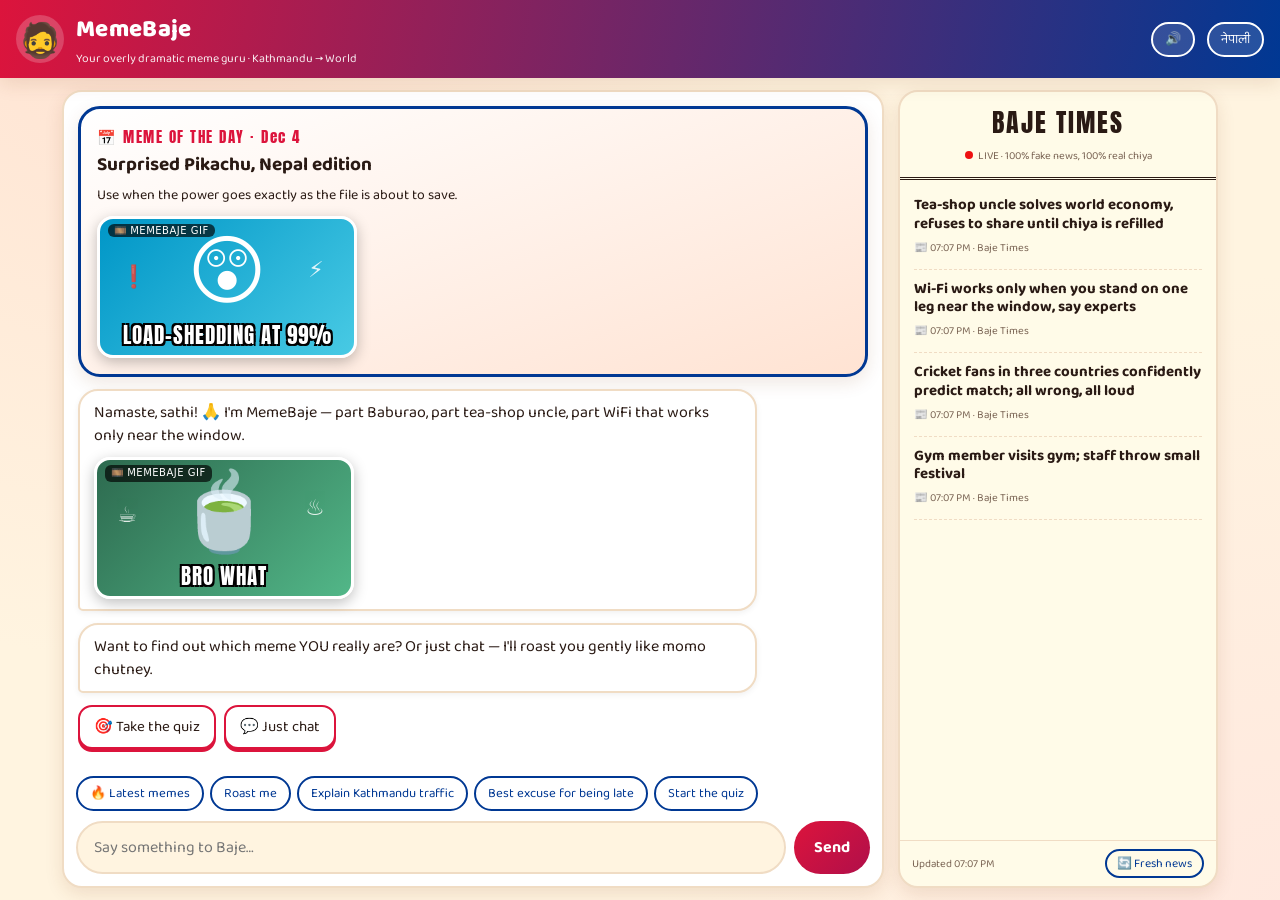
<file: index.html>
<!DOCTYPE html>
<html lang="en">
<head>
<meta charset="utf-8">
<meta name="viewport" content="width=device-width, initial-scale=1, viewport-fit=cover">
<title>MemeBaje – Which Meme Are You?</title>
<link href="https://fonts.googleapis.com/css2?family=Anton&family=Baloo+2:wght@500;700;800&family=Noto+Sans+Devanagari:wght@400;600&display=swap" rel="stylesheet">
<style>
:root{--bg:#fff4e0;--bg2:#ffe3d3;--card:#ffffff;--ink:#2a1a14;--soft:#7a6454;--bot:#ffffff;--me1:#dc143c;--me2:#b00f4a;--blue:#003893;--line:#f0dcc4;--news:#fffbe8;--shadow:0 6px 18px rgba(120,60,20,.12);box-sizing:border-box;padding-top:env(safe-area-inset-top,0px);padding-bottom:env(safe-area-inset-bottom,0px)}
@media (prefers-color-scheme:dark){:root:not([data-theme="light"]){--bg:#17110d;--bg2:#241624;--card:#261d17;--ink:#f7ecdf;--soft:#b9a591;--bot:#2d231b;--line:#3d3027;--news:#2b2416;--shadow:0 6px 18px rgba(0,0,0,.4)}}
:root[data-theme="dark"]{--bg:#17110d;--bg2:#241624;--card:#261d17;--ink:#f7ecdf;--soft:#b9a591;--bot:#2d231b;--line:#3d3027;--news:#2b2416;--shadow:0 6px 18px rgba(0,0,0,.4)}
*{box-sizing:border-box}
html,body{height:100%;margin:0}
body{background:radial-gradient(circle at 10% 0%,var(--bg2),transparent 45%),radial-gradient(circle at 100% 100%,#ffd1dc55,transparent 40%),var(--bg);color:var(--ink);font-family:"Baloo 2","Noto Sans Devanagari",system-ui,-apple-system,"Segoe UI",sans-serif;display:flex;flex-direction:column;overflow:hidden}
header{display:flex;align-items:center;gap:12px;padding:10px 16px;background:linear-gradient(100deg,var(--me1),var(--blue));color:#fff;box-shadow:var(--shadow);position:relative;z-index:2}
header .av{font-size:34px;background:#fff3;border-radius:50%;width:48px;height:48px;display:grid;place-items:center;animation:wob 3s ease-in-out infinite}
header h1{margin:0;font-size:24px;font-weight:800;letter-spacing:.3px}
header p{margin:0;font-size:12px;opacity:.9}
.chip{border:2px solid currentColor;background:transparent;color:inherit;border-radius:999px;padding:5px 12px;font:inherit;font-size:13px;cursor:pointer}
header .chip{color:#fff;background:#ffffff22}
header .chip:hover{background:#fff;color:var(--me1)}
.wrap{flex:1;display:grid;grid-template-columns:1fr 320px;gap:14px;padding:12px;min-height:0;max-width:1180px;width:100%;margin:0 auto}
.chatbox{display:flex;flex-direction:column;min-height:0;background:var(--card);border-radius:20px;box-shadow:var(--shadow);overflow:hidden;border:2px solid var(--line)}
#chat{flex:1;overflow-y:auto;padding:14px;display:flex;flex-direction:column;gap:12px;scroll-behavior:smooth}
.m{max-width:86%;padding:10px 14px;border-radius:20px;line-height:1.45;white-space:pre-wrap;word-wrap:break-word;font-size:16px;animation:in .25s ease-out;box-shadow:0 2px 6px rgba(0,0,0,.06)}
.bot{background:var(--bot);border:2px solid var(--line);align-self:flex-start;border-bottom-left-radius:5px}
.me{background:linear-gradient(135deg,var(--me1),var(--me2));color:#fff;align-self:flex-end;border-bottom-right-radius:5px}
.dots span{display:inline-block;width:8px;height:8px;margin:0 2px;border-radius:50%;background:var(--soft);animation:dot 1s infinite}
.dots span:nth-child(2){animation-delay:.15s}.dots span:nth-child(3){animation-delay:.3s}
.opts{display:flex;flex-wrap:wrap;gap:8px;align-self:flex-start;max-width:95%;animation:in .3s}
.opts button{border:2px solid var(--me1);background:var(--card);color:var(--ink);border-radius:14px;padding:8px 14px;font:inherit;font-size:15px;cursor:pointer;box-shadow:0 3px 0 var(--me1);transition:transform .08s}
.opts button:hover{background:var(--me1);color:#fff}
.opts button:active{transform:translateY(3px);box-shadow:none}
.res{background:linear-gradient(160deg,var(--card),var(--bg2));border:3px solid var(--me1);border-radius:22px;padding:16px;align-self:stretch;box-shadow:var(--shadow);animation:in .4s}
.res .big{font-size:70px;text-align:center;animation:bounce 1.2s infinite}
.res h2{margin:2px 0;text-align:center;font-size:26px}
.bar{height:10px;border-radius:6px;background:var(--line);margin:3px 0 8px;overflow:hidden}
.bar i{display:block;height:100%;background:linear-gradient(90deg,var(--me1),var(--blue));border-radius:6px}
.row{font-size:13px;display:flex;justify-content:space-between}
.gif{position:relative;margin-top:10px;border-radius:16px;overflow:hidden;padding:16px 10px 8px;text-align:center;width:min(260px,100%);color:#fff;border:3px solid #fff;box-shadow:0 4px 14px rgba(0,0,0,.25)}
.gif .em{font-size:76px;line-height:1.1;display:inline-block}
.gif .sp{position:absolute;font-size:22px;opacity:.85;animation:float 2.4s ease-in-out infinite}
.gif .cap{font-family:Anton,Impact,sans-serif;font-size:21px;letter-spacing:1px;text-transform:uppercase;line-height:1.15;margin-top:4px;color:#fff;text-shadow:2px 2px 0 #000,-2px -2px 0 #000,2px -2px 0 #000,-2px 2px 0 #000}
.gif .tag{position:absolute;top:5px;left:8px;font-size:10px;font-family:system-ui;background:#000a;padding:1px 6px;border-radius:6px;letter-spacing:.5px}
.motd{border-color:var(--blue)}.motd .hd{font-family:Anton,Impact,sans-serif;letter-spacing:1.5px;color:var(--me1);font-size:15px}.motd h3{margin:2px 0 4px;font-size:19px}
.chips{display:flex;gap:6px;flex-wrap:wrap;padding:8px 12px 0}
.chips .chip{color:var(--blue);border-color:var(--blue);font-size:13px}
.chips .chip:hover{background:var(--blue);color:#fff}
@media (prefers-color-scheme:dark){:root:not([data-theme="light"]) .chips .chip{color:#9bb8ff;border-color:#9bb8ff}}
form{display:flex;gap:8px;padding:10px 12px 12px}
input{flex:1;padding:12px 16px;border-radius:999px;border:2px solid var(--line);background:var(--bg);color:var(--ink);font:inherit;font-size:16px;min-width:0;outline:none}
input:focus{border-color:var(--me1)}
.send{background:linear-gradient(135deg,var(--me1),var(--me2));color:#fff;border:0;border-radius:999px;padding:0 20px;font:inherit;font-size:16px;font-weight:700;cursor:pointer}
/* news */
aside{display:flex;flex-direction:column;min-height:0;background:var(--news);border:2px solid var(--line);border-radius:20px;box-shadow:var(--shadow);overflow:hidden}
.mast{padding:10px 14px;border-bottom:3px double var(--ink);text-align:center}
.mast h3{margin:0;font-family:Anton,Impact,serif;font-size:26px;letter-spacing:2px;font-weight:400}
.mast small{font-size:11px;color:var(--soft)}
.live{display:inline-block;width:8px;height:8px;border-radius:50%;background:#e11;margin-right:5px;animation:pulse 1s infinite}
#news{flex:1;overflow-y:auto;padding:6px 14px}
.n{padding:10px 0;border-bottom:1px dashed var(--line);animation:in .5s}
.n:first-child{animation:flash 1.2s}
.n b{display:block;font-size:15px;line-height:1.25}
.n small{color:var(--soft);font-size:11px}
.nf{padding:8px 12px;border-top:1px solid var(--line);display:flex;justify-content:space-between;align-items:center;font-size:11px;color:var(--soft)}
.nf .chip{color:var(--blue);border-color:var(--blue);font-size:12px;padding:3px 10px}
@media (max-width:860px){.wrap{grid-template-columns:1fr;grid-template-rows:auto 1fr;padding:8px;gap:8px}aside{max-height:96px;cursor:pointer}aside.open{max-height:55vh}.mast{padding:4px 10px}.mast h3{font-size:18px}.mast small{display:none}header h1{font-size:20px}header p{display:none}.m{max-width:92%}}
@keyframes in{from{opacity:0;transform:translateY(8px)}to{opacity:1;transform:none}}
@keyframes dot{0%,100%{transform:translateY(0)}50%{transform:translateY(-6px)}}
@keyframes wob{0%,100%{transform:rotate(-8deg)}50%{transform:rotate(8deg)}}
@keyframes shake{0%,100%{transform:translateX(0)}20%{transform:translateX(-8px) rotate(-6deg)}40%{transform:translateX(8px) rotate(6deg)}60%{transform:translateX(-6px)}80%{transform:translateX(6px)}}
@keyframes pulse{0%,100%{transform:scale(1)}50%{transform:scale(1.25)}}
@keyframes bounce{0%,100%{transform:translateY(0)}50%{transform:translateY(-14px)}}
@keyframes pop{0%,60%,100%{transform:scale(1)}30%{transform:scale(1.4)}}
@keyframes wobble{0%,100%{transform:rotate(-12deg)}50%{transform:rotate(12deg)}}
@keyframes spin{0%{transform:rotate(0)}70%,100%{transform:rotate(360deg)}}
@keyframes swing{0%,100%{transform:translateX(-12px) rotate(-6deg)}50%{transform:translateX(12px) rotate(6deg)}}
@keyframes float{0%,100%{transform:translateY(0)}50%{transform:translateY(-10px)}}
@keyframes dance{0%{transform:translate(-10px,0) rotate(-10deg)}25%{transform:translate(0,-12px) rotate(0)}50%{transform:translate(10px,0) rotate(10deg)}75%{transform:translate(0,-12px) rotate(0)}100%{transform:translate(-10px,0) rotate(-10deg)}}
@keyframes clap{0%,100%{transform:scale(1) rotate(0)}25%{transform:scale(1.25) rotate(-8deg)}50%{transform:scale(.9)}75%{transform:scale(1.25) rotate(8deg)}}
@keyframes flash{0%{background:#ffe066aa}100%{background:transparent}}
@media (prefers-reduced-motion:reduce){*{animation:none!important}}
</style>
</head>
<body>
<header><div class="av">🧔</div><div style="flex:1"><h1>MemeBaje</h1><p>Your overly dramatic meme guru · Kathmandu → World</p></div><button class="chip" id="snd" title="Sound on/off">🔊</button><button class="chip" id="lang">नेपाली</button></header>
<div class="wrap">
 <div class="chatbox">
  <div id="chat"></div>
  <div class="chips" id="chips"></div>
  <form id="f"><input id="inp" placeholder="Say something to Baje…" autocomplete="off"><button class="send" type="submit">Send</button></form>
 </div>
 <aside id="side">
  <div class="mast"><h3>BAJE TIMES</h3><small><span class="live"></span>LIVE · 100% fake news, 100% real chiya</small></div>
  <div id="news"></div>
  <div class="nf"><span id="upd">Fresh headline every few seconds</span><button class="chip" id="fresh">🔄 Fresh news</button></div>
 </aside>
</div>

<script>
const CH={
 baburao:{e:"👓",n:"Baburao Energy",d:"You're loud, stressed, and somehow always right. You've screamed 'yeh mera style hai' at a printer. Tea-shop uncles bow to you."},
 jetha:{e:"🧑‍💼",n:"Jethalal Mode",d:"Charming, chaotic, and in constant trouble because of one small lie that grew legs. Your WhatsApp family group fears you."},
 distract:{e:"👀",n:"Distracted Boyfriend",d:"You open 14 tabs, start 6 hobbies, and look at the new thing while the old thing watches you in disbelief."},
 chad:{e:"🗿",n:"Gigachad",d:"Calm. Silent. Jawline visible from Pashupatinath. You reply 'ok' and somehow win the argument."},
 pikachu:{e:"😲",n:"Surprised Pikachu",d:"You skip studying for exams and then act shocked when exams happen. Pure, innocent, unbothered chaos."},
 dai:{e:"🍵",n:"Tea-Shop Dai",d:"You have opinions on politics, football, and your neighbour's kid's marks, all delivered over one glass of chiya. Nobody asked. Everybody listened."},
 momo:{e:"🥟",n:"Momo Maniac",d:"Your love language is 'steam or fried?'. You judge people by their achar and would cross Ring Road in a monsoon for a 10-plate."},
 penguin:{e:"🐧",n:"Nihilist Penguin",d:"You stare into the void, the void stares back, and you both go 'eh, whatever'. Peak 2026 energy: marching toward the mountains alone."},
 fine:{e:"🔥",n:"This Is Fine Dog",d:"Load-shedding? Fine. Traffic at Koteshwor? Fine. Wallet empty? Fine. Everything is on fire, and you're sipping chiya."}
};
const Q=[
 {q:"It's 11 PM. Exam tomorrow. Your move?",a:[["Panic, then scream at the book",{baburao:2}],["Open 'just one reel'... it's 3 AM",{distract:2,pikachu:1}],["Sleep. Trust the vibes.",{chad:2,fine:1}],["Make a fake excuse already",{jetha:2}]]},
 {q:"Traffic jam at Ring Road. A cow is vibing in the middle.",a:[["Honk 400 times",{baburao:2}],["Order momo online while stuck",{fine:2,distract:1}],["Take a shortcut through a gali, regret it",{jetha:2,pikachu:1}],["Stare. Cow respects you.",{chad:2}]]},
 {q:"Your phone says 2% battery and load-shedding starts.",a:[["'Sab theek hai' (cries)",{fine:2}],["Borrow charger, lose it",{jetha:1,distract:1}],["Shocked: 'It was 50% a minute ago!'",{pikachu:2}],["Go outside and talk to humans",{chad:2}]]},
 {q:"Group chat is in a fight about cricket. Nepal vs India vs USA!",a:[["Send 17 memes in 3 minutes",{distract:2,jetha:1}],["Write a legendary 12-paragraph reply",{baburao:2}],["Send one gif. Mic drop.",{chad:2}],["Leave group, rejoin, act confused",{pikachu:2,fine:1}]]},
 {q:"Dream job?",a:[["Boss of my own tea shop",{baburao:1,chad:1}],["Anything with free snacks",{pikachu:1,fine:2}],["Influencer. Not sure of what.",{distract:2,jetha:1}],["Minister. Sorry, no pressure.",{jetha:2,baburao:1}]]},
 {q:"Friend says 'let's grab something quick'. You think...",a:[["Momo. Obviously. Always.",{momo:3}],["Chiya and 3 hours of gossip",{dai:3}],["Why do we even eat... but okay",{penguin:2,fine:1}],["Whatever the group picks, I'll complain later",{distract:1,jetha:1}]]},
 {q:"Someone posts a hot take online. You...",a:[["Reply with a 9-paragraph essay",{dai:2,baburao:1}],["Screenshot it for the group chat",{distract:1,jetha:1}],["Stare at the screen, close the app, walk off",{penguin:3}],["Post 'Momo is better' and vanish",{momo:2,chad:1}]]},
 {q:"Your superpower is...",a:[["Never being on time",{pikachu:1,jetha:1}],["Staying calm in total disaster",{fine:2,chad:1}],["Starting fights over tea",{baburao:2,dai:1}],["Ignoring work for something shinier",{distract:2}]]}
];
const TREND=[
 ["🐧","Nihilist Penguin","The lone penguin walking toward the mountains went huge in early 2026. Use for: Monday mornings, deadlines, 'what even is a career'."],
 ["🎤","Bad Bunny halftime memes","Super Bowl season gave us a flood of reaction edits. Use for: arriving somewhere you were NOT invited, dancing."],
 ["🧟","Stranger Things S5 farewell","The final season (Dec 2025) kept the 'Upside Down' jokes going. Use for: your sleep schedule and Kathmandu dust."],
 ["❄️","Mariah 'defrosting' meme","Comes back every November. Use for: the day Kathmandu mornings turn cold."],
 ["🎬","Hannah Montana 20th anniversary","Nostalgia wave in March 2026. Use for: 'my childhood is now old' posts."],
 ["🏏","Evergreen: IPL & cricket banter","Nepal vs India vs USA debates always return, usually at 11 PM in the group chat."],
 ["🚦","Evergreen: traffic, load-shedding, tea","Kathmandu rush-hour is basically a speedrun in patience."]
];
/* animated meme stickers: key -> [emoji, animation, color1, color2, sparkles] */
const R={
 facepalm:["🤦","shake","#6a5acd","#8e7cf0","😩💥"],mindblown:["🤯","pulse","#ff7a18","#e8590c","✨💫"],laugh:["😂","bounce","#ff4d6d","#ff8e3c","🤣😆"],
 shock:["😲","pop","#0096c7","#48cae4","❗⚡"],tea:["🍵","wobble","#2d6a4f","#52b788","☕♨️"],fire:["🔥","pulse","#c1121f","#ff6b35","💥🌶️"],
 cry:["😭","shake","#3a0ca3","#4895ef","💧💧"],cool:["😎","swing","#1b1b3a","#693668","🕶️✨"],think:["🤔","wobble","#7b2cbf","#c77dff","💭❓"],
 dance:["🕺","dance","#f72585","#ff9e00","🎶🪩"],sleep:["😴","float","#264653","#2a9d8f","💤🌙"],clap:["👏","clap","#e76f51","#f4a261","🎉✨"],
 eyeroll:["🙄","spin","#5f0f40","#9a031e","😒💅"],momo:["🥟","bounce","#f77f00","#e85d04","😋🌶️"]
};
const RK=Object.keys(R);
const CAPS=["WHEN THE WIFI WORKS","BRO WHAT","ME AT 3 AM","THIS IS FINE","SAB THEEK HAI","NEPALI TIME LOADING","CHIYA FIRST. THEN LIFE","NO ONE: ABSOLUTELY NO ONE"];
const FALL=[
 "Hmm, big brain question. My brain buffered like Nepali internet at 8 PM. Try again, bro. 📶",
 "I'd answer, but I'm busy being a legend. Ask me later, or ask about memes! 😎",
 "That's deep. Even Baburao would say 'Utha le re baba' and walk away. 🏃",
 "Sorry, my AI is on load-shedding right now. Back in 2 hours (Nepali time = 5). 🔌",
 "Bro. Bro. BRO. Just take the quiz, it's more fun than my answer. 🎯"
];
const FALL_NE=[
 "ल मेरो दिमाग त नेपाली इन्टरनेट जस्तै बफर भयो! 📶 अर्को पटक सोध है।",
 "यो प्रश्नको जवाफ दिन म अहिले बिजी छु — चिया खाँदै छु। ☕ मिम बारे सोध न!",
 "ए साथी, क्विज खेल न, मेरो जवाफभन्दा रमाइलो छ। 🎯"
];
const NEWS=[
 "Kathmandu man arrives on time; relatives demand DNA test",
 "Local cow appointed Ring Road traffic officer; compliance hits 100%, fines remain zero",
 "Load-shedding schedule now announced by 'vibes'; accuracy still zero",
 "Momo shop adds 'spicy level: tell my mother'; customers cry in 4 languages",
 "Study finds 9 out of 10 'two minutes' in Nepal are actually 40 minutes",
 "Tea-shop uncle solves world economy, refuses to share until chiya is refilled",
 "Cricket fans in three countries confidently predict match; all wrong, all loud",
 "Gym member visits gym; staff throw small festival",
 "Pigeon at Basantapur wins biscuit-rights debate with tourist",
 "Wi-Fi works only when you stand on one leg near the window, say experts",
 "Phone at 1% survives 3 more hours out of pure spite",
 "Penguin walking toward mountains forgets why, keeps walking anyway",
 "Group chat 'quick call?' enters its third hour",
 "Exam-eve motivation arrives at 3 AM, uninvited and fully charged",
 "Dal bhat declared national power source; 24-hour power cut still can't stop it",
 "Scientists confirm 'Nepali time' is a fourth dimension",
 "Uncle's WhatsApp 'Good Morning' image reaches 4,000 relatives before sunrise",
 "Man says 'just one more reel'; sun rises in protest"
];
const SYS=`You are MemeBaje, a hilarious, warm, over-dramatic Nepali meme guru chatbot. Reply in short (max 70 words), funny, playful English with light Nepali/Hindi flavor (dai, sathi, ta, yaar, chiya, momo, load-shedding, Kathmandu traffic). Reference memes and pop culture from Nepal, India (Hera Pheri, Jethalal, IPL, Bollywood) and USA/global (Drake, Distracted Boyfriend, Gigachad, This Is Fine, Surprised Pikachu, Nihilist Penguin). Be roasty but kind. Never mock religion, caste, ethnicity, or politicians, and never be hateful. If asked something serious, give a genuinely useful answer first, then add a joke. Use 1-3 emojis. Occasionally suggest the "Which Meme Are You?" quiz. Never quote copyrighted lyrics or scripts. Your meme knowledge is from before mid-2026; if unsure a meme is current, say so with a joke.
END EVERY reply with one reaction-GIF tag on its own last line, exactly like: [[GIF: key | SHORT CAPS ENGLISH CAPTION]] where key is one of: ${Object.keys(R).join(", ")}. The caption is max 6 words, meme style, matching your joke.`;
const sysFor=()=>SYS+(NE?"\nIMPORTANT: Write the reply text in Nepali (Devanagari script), casual and funny, with a few English meme words. The GIF tag stays in English.":"");

const chat=document.getElementById('chat'),inp=document.getElementById('inp'),chips=document.getElementById('chips'),newsEl=document.getElementById('news');
let hist=[],sample=null,busy=false,qi=0,score={},NE=false,aiOK=false;
let snd=true,ac=null,touched=false;
['pointerdown','keydown'].forEach(ev=>addEventListener(ev,()=>{touched=true},{once:true}));
const SND={laugh:[[600,.07],[800,.07],[600,.07],[900,.12]],facepalm:[[300,.15,'sawtooth'],[200,.3,'sawtooth']],mindblown:[[200,.05],[400,.05],[800,.05],[1600,.2]],shock:[[1200,.08],[1500,.25,'triangle']],tea:[[500,.12,'sine'],[400,.18,'sine']],fire:[[150,.1,'sawtooth'],[250,.1,'sawtooth'],[400,.18,'sawtooth']],cry:[[500,.18,'sine'],[420,.18,'sine'],[330,.3,'sine']],cool:[[392,.12,'triangle'],[523,.12,'triangle'],[659,.25,'triangle']],think:[[440,.2,'sine'],[440,.1,'sine'],[554,.25,'sine']],dance:[[523,.1],[659,.1],[784,.1],[659,.1],[784,.1],[1047,.2]],sleep:[[300,.3,'sine'],[250,.4,'sine']],clap:[[900,.04,'square'],[0.01,.06],[900,.04,'square'],[0.01,.06],[900,.04,'square']],eyeroll:[[300,.12],[400,.12],[500,.12],[400,.12]],momo:[[660,.08],[880,.08],[660,.08],[990,.15]]};
function ctx(){try{ac=ac||new (window.AudioContext||window.webkitAudioContext)();if(ac.state==='suspended')ac.resume()}catch(e){}return ac}
function play(key){
 if(!snd||!touched)return;const a=ctx();if(!a)return;
 let t=a.currentTime+.02;
 (SND[key]||[[500,.1],[700,.15]]).forEach(([f,d,ty])=>{const o=a.createOscillator(),g=a.createGain();o.type=ty||'square';o.frequency.setValueAtTime(f,t);g.gain.setValueAtTime(.0001,t);g.gain.exponentialRampToValueAtTime(.1,t+.01);g.gain.exponentialRampToValueAtTime(.0001,t+d);o.connect(g);g.connect(a.destination);o.start(t);o.stop(t+d+.02);t+=d});
}
const MOTD=[
 ["tea","CHIYA FIRST. THEN LIFE","Tea-Shop Philosopher","Use when someone asks 'quick meeting?' before your first glass of chiya."],
 ["shock","LOAD-SHEDDING AT 99%","Surprised Pikachu, Nepal edition","Use when the power goes exactly as the file is about to save."],
 ["fire","THIS IS FINE","The classic dog in flames","Use for: exams tomorrow, wallet empty, traffic at Koteshwor."],
 ["dance","SALARY CREDITED","Dancing at month start","Use for the 1st of the month. Lasts about 40 minutes."],
 ["sleep","NEPALI TIME LOADING","The eternal wait","Use when the event starts at 10 and 'everyone is on the way'."],
 ["facepalm","BRO, 2 MINUTES?","Facepalm","Use when someone says 'two minutes' and means 40."],
 ["cool","BOSS ENTERED THE CHAT","Gigachad energy","Use after replying 'ok' and winning the whole argument."],
 ["momo","STEAM OR FRIED?","The Great Momo Debate","Use for any hard life decision. The right answer is both."],
 ["think","WHY DO WE EVEN WORK","Nihilist Penguin hour","Use for Mondays. Walk toward the mountains if needed."],
 ["laugh","GROUP CHAT AT 2 AM","Everyone is awake for no reason","Use when one meme restarts a dead chat."]
];
function motd(){
 const m=MOTD[Math.floor(Date.now()/864e5)%MOTD.length];
 const d=document.createElement('div');d.className='res motd';
 const h=document.createElement('div');h.className='hd';h.textContent='📅 MEME OF THE DAY · '+new Date().toLocaleDateString([],{day:'numeric',month:'short'});
 const t=document.createElement('h3');t.textContent=m[2];const p=document.createElement('div');p.textContent=m[3];p.style.fontSize='14px';
 d.append(h,t,p,gif(m[0],m[1]));chat.appendChild(d);
}
const sleep=ms=>new Promise(r=>setTimeout(r,ms));
const down=()=>{chat.scrollTop=chat.scrollHeight};

function gif(key,cap){
 if(!R[key])key=RK[Math.floor(Math.random()*RK.length)];const r=R[key];setTimeout(()=>play(key),200);
 const d=document.createElement('div');d.className='gif';d.style.background=`linear-gradient(135deg,${r[2]},${r[3]})`;
 const sp=[...r[4]];
 const spots=[["8%","30%"],["82%","25%"],["15%","62%"],["78%","58%"]];
 sp.slice(0,4).forEach((c,i)=>{const s=document.createElement('span');s.className='sp';s.textContent=c;s.style.left=spots[i][0];s.style.top=spots[i][1];s.style.animationDelay=(i*.4)+'s';d.appendChild(s)});
 const tag=document.createElement('div');tag.className='tag';tag.textContent='🎞️ MEMEBAJE GIF';d.appendChild(tag);
 const e=document.createElement('div');e.className='em';e.textContent=r[0];e.style.animation=`${r[1]} 1.1s ease-in-out infinite`;d.appendChild(e);
 const c=document.createElement('div');c.className='cap';c.textContent=cap||CAPS[Math.floor(Math.random()*CAPS.length)];d.appendChild(c);
 return d;
}
function add(t,cls){const d=document.createElement('div');d.className='m '+cls;d.textContent=t;chat.appendChild(d);down();return d}
function typing(){const d=document.createElement('div');d.className='m bot dots';d.innerHTML='<span></span><span></span><span></span>';chat.appendChild(d);down();return d}
function opts(list,fn){const d=document.createElement('div');d.className='opts';list.forEach(([t,v])=>{const b=document.createElement('button');b.textContent=t;b.onclick=()=>{d.remove();fn(t,v)};d.appendChild(b)});chat.appendChild(d);down()}
async function bot(t,withGif){const d=typing();await sleep(450);d.classList.remove('dots');d.textContent=t;if(withGif)d.appendChild(gif(withGif));down()}

async function start(){
 motd();
 await bot("Namaste, sathi! 🙏 I'm MemeBaje — part Baburao, part tea-shop uncle, part WiFi that works only near the window.",'tea');
 await bot("Want to find out which meme YOU really are? Or just chat — I'll roast you gently like momo chutney.");
 opts([["🎯 Take the quiz",1],["💬 Just chat",2]],(t,v)=>{add(t,'me');v==1?quiz():chatMode()});
 showChips();
}
function chatMode(){bot("Ask me anything! Life advice, exam excuses, meme ideas, India vs Nepal debates... every answer comes with a reaction GIF. 😎",'cool')}
function showChips(){
 chips.innerHTML='';
 ["🔥 Latest memes","Roast me","Explain Kathmandu traffic","Best excuse for being late","Start the quiz"].forEach(t=>{const c=document.createElement('button');c.className='chip';c.textContent=t;c.onclick=()=>send(t);chips.appendChild(c)});
}
async function quiz(){qi=0;score={};await bot(`Rules: ${Q.length} questions, zero accuracy, 100% vibes. Go! 🚀`,'dance');ask()}
async function ask(){
 if(qi>=Q.length)return result();
 const q=Q[qi];
 await bot(`Q${qi+1}/${Q.length}: ${q.q}`);
 opts(q.a,(t,v)=>{add(t,'me');for(const k in v)score[k]=(score[k]||0)+v[k];qi++;ask()});
}
async function trending(){
 await bot(NE?"ताजा मिम, सीधै चुल्होबाट! 🔥":"Fresh memes, straight off the chulo! 🔥 (Memes die fast, so tell me if one is stale.)");
 const d=document.createElement('div');d.className='res';
 TREND.forEach(([e,n,t])=>{const r=document.createElement('div');r.style.margin='0 0 12px';const b=document.createElement('b');b.textContent=e+' '+n;const p=document.createElement('div');p.style.fontSize='14px';p.textContent=t;r.append(b,p);d.appendChild(r)});
 chat.appendChild(d);down();
 await bot("Tell me your situation and I'll match it to one of these. 😎",'fire');
}
async function share(txt){
 const full=txt+" "+location.href;
 try{if(navigator.share){await navigator.share({text:txt,url:location.href});return}}catch(e){}
 try{await navigator.clipboard.writeText(full);bot("Copied! Paste it in your group chat and start the fight. 📋",'clap');return}catch(e){}
 bot("Copy this and send it: "+full);
}
async function result(){
 await bot("Calculating your meme DNA… 🧬 (it's mostly chiya)");
 const ents=Object.keys(CH).map(k=>[k,score[k]||0]).sort((a,b)=>b[1]-a[1]);
 const tot=ents.reduce((s,e)=>s+e[1],0)||1,top=CH[ents[0][0]];
 const d=document.createElement('div');d.className='res';
 d.innerHTML=`<div class="big"></div><h2></h2><p style="text-align:center;margin:6px 0 14px"></p>`;
 d.querySelector('.big').textContent=top.e;d.querySelector('h2').textContent='You are '+top.n+'!';d.querySelector('p').textContent=top.d;
 ents.forEach(([k,v])=>{const p=Math.round(v/tot*100);const r=document.createElement('div');r.innerHTML=`<div class="row"><span>${CH[k].e} ${CH[k].n}</span><b>${p}%</b></div><div class="bar"><i style="width:${p}%"></i></div>`;d.appendChild(r)});
 chat.appendChild(d);down();
 hist.push({role:"assistant",content:`The user just took the quiz and got ${top.n}. Breakdown: ${ents.map(e=>CH[e[0]].n+" "+Math.round(e[1]/tot*100)+"%").join(", ")}.`});
 await bot("Screenshot and send to your group chat. Fight will start in 3… 2… 1… 🍿",'laugh');
 opts([["📤 Share result",3],["🔁 Retake",1],["💬 Roast my result",2]],(t,v)=>{add(t,'me');if(v==3)share("I'm "+top.n+" "+top.e+" on MemeBaje! Which meme are you?");else v==1?quiz():send("Roast my quiz result, I got "+top.n)});
}
const clean=t=>t.replace(/\[\[GIF:[^\]]*\]?\]?/gi,'').replace(/\[\[[^\]]*$/,'').trim();
async function send(t){
 t=t.trim();if(!t||busy)return;
 if(/^start the quiz$/i.test(t)){add(t,'me');return quiz()}
 if(/latest memes/i.test(t)){add(t,'me');return trending()}
 busy=true;inp.value='';add(t,'me');
 hist.push({role:"user",content:t});
 const d=typing();let out=null,key=null,cap=null;
 if(sample){
  try{
   const turns=hist.slice(-10).map(h=>({...h}));
   while(turns[0].role!=="user")turns.shift();
   turns[0].content=sysFor()+"\n\nConversation:\n"+turns[0].content;
   const r=await sample(turns,{cache:false,onText:({text})=>{d.classList.remove('dots');d.textContent=clean(text);down()}});
   const m=r.text.match(/\[\[GIF:\s*([a-z]+)\s*\|\s*([^\]]*)\]\]/i);
   if(m){key=m[1].toLowerCase();cap=m[2].trim()}
   out=clean(r.text);
   if(out){aiOK=true}
  }catch(e){out=null}
 }
 d.classList.remove('dots');
 if(!out){const L=NE?FALL_NE:FALL;out=L[Math.floor(Math.random()*L.length)]}
 d.textContent=out;d.appendChild(gif(key,cap));
 hist.push({role:"assistant",content:out});
 busy=false;down();
 if(aiOK&&!aiTimer){freshNews();aiTimer=setInterval(freshNews,240000)}
}
document.getElementById('f').addEventListener('submit',e=>{e.preventDefault();send(inp.value)});
document.getElementById('snd').onclick=function(){snd=!snd;this.textContent=snd?'🔊':'🔇';if(snd){touched=true;play('clap')}};
document.getElementById('lang').onclick=function(){NE=!NE;this.textContent=NE?'English':'नेपाली';inp.placeholder=NE?'बाजेलाई केही भन्नुस्…':'Say something to Baje…';bot(NE?"ठीक छ सथी! अब देखि नेपालीमै गफ गर्छु। 🇳🇵":"Back to English, sathi! 🌍",NE?'tea':'cool')};

/* ---- funny news ---- */
let pool=[...NEWS].sort(()=>Math.random()-.5),shown=[],aiTimer=null;
const clock=()=>new Date().toLocaleTimeString([],{hour:'2-digit',minute:'2-digit'});
function renderNews(){
 newsEl.innerHTML='';
 shown.forEach(n=>{const d=document.createElement('div');d.className='n';const b=document.createElement('b');b.textContent=n.h;const s=document.createElement('small');s.textContent=(n.ai?'🤖 ':'📰 ')+n.t+' · Baje Times';d.append(b,s);newsEl.appendChild(d)});
 document.getElementById('upd').textContent='Updated '+clock();
}
function pushNews(){
 if(!pool.length)pool=[...NEWS].sort(()=>Math.random()-.5);
 const n=pool.shift();shown.unshift(typeof n==='string'?{h:n,t:clock()}:{h:n.h,t:clock(),ai:true});
 shown=shown.slice(0,6);renderNews();
}
async function freshNews(){
 if(!sample)return;
 try{
  const r=await sample.json("Write 6 short, absurd satirical news headlines (max 14 words each) about everyday life in Nepal and South Asia: Kathmandu traffic, load-shedding, momo, chiya, cricket, group chats, exams, Nepali time, and current internet memes. Light, kind humor. No real people, politicians, religion, caste or ethnicity jokes. Return ONLY a JSON array of 6 strings.",{cache:false});
  if(Array.isArray(r))pool.unshift(...r.filter(x=>typeof x==='string').map(h=>({h})));
  pushNews();
 }catch(e){}
}
for(let i=0;i<4;i++)pushNews();
setInterval(pushNews,9000);
document.getElementById('fresh').onclick=async()=>{if(sample&&!busy){await freshNews()}else pushNews()};
document.getElementById('side').addEventListener('click',e=>{if(innerWidth<=860&&e.target.id!=='fresh')document.getElementById('side').classList.toggle('open')});

start();
(async()=>{try{if(window.claude){sample=await claude.use("sample")}}catch(e){sample=null}})();
</script>
</body>
</html>
</file>
